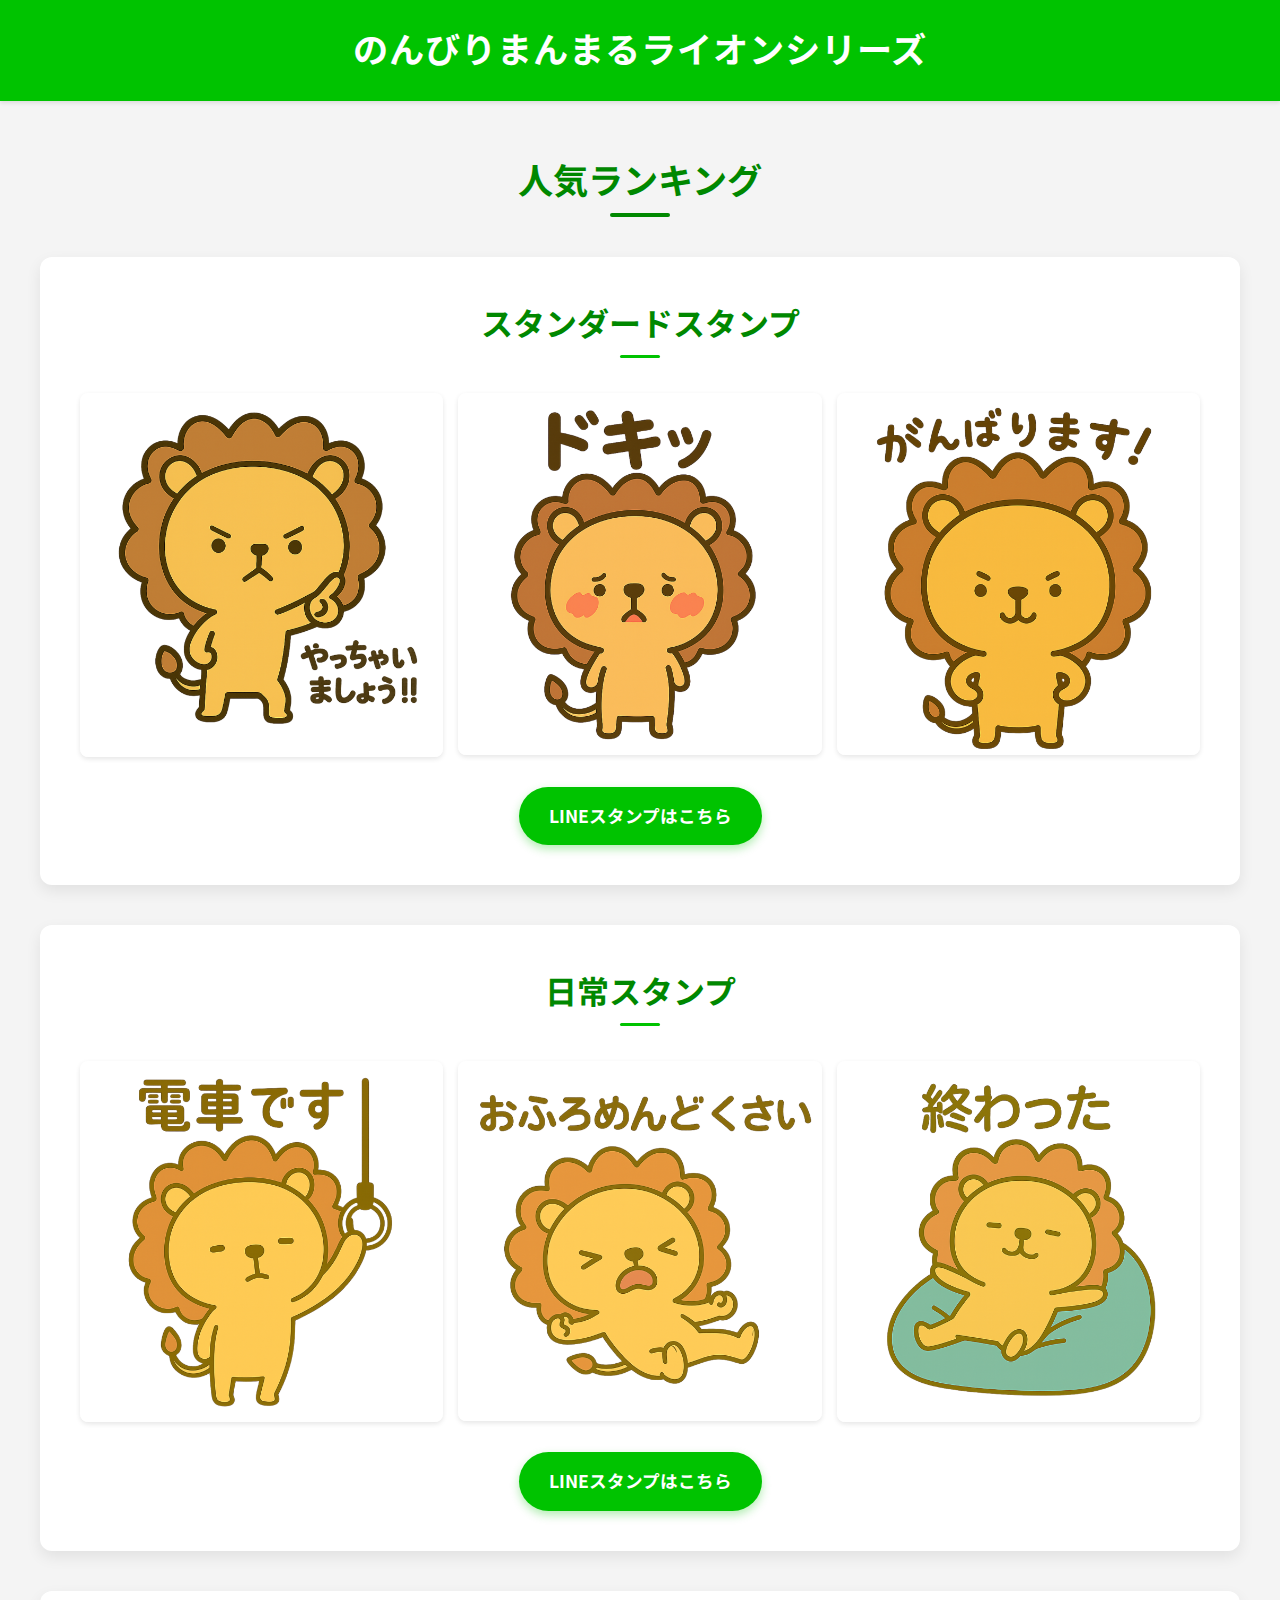
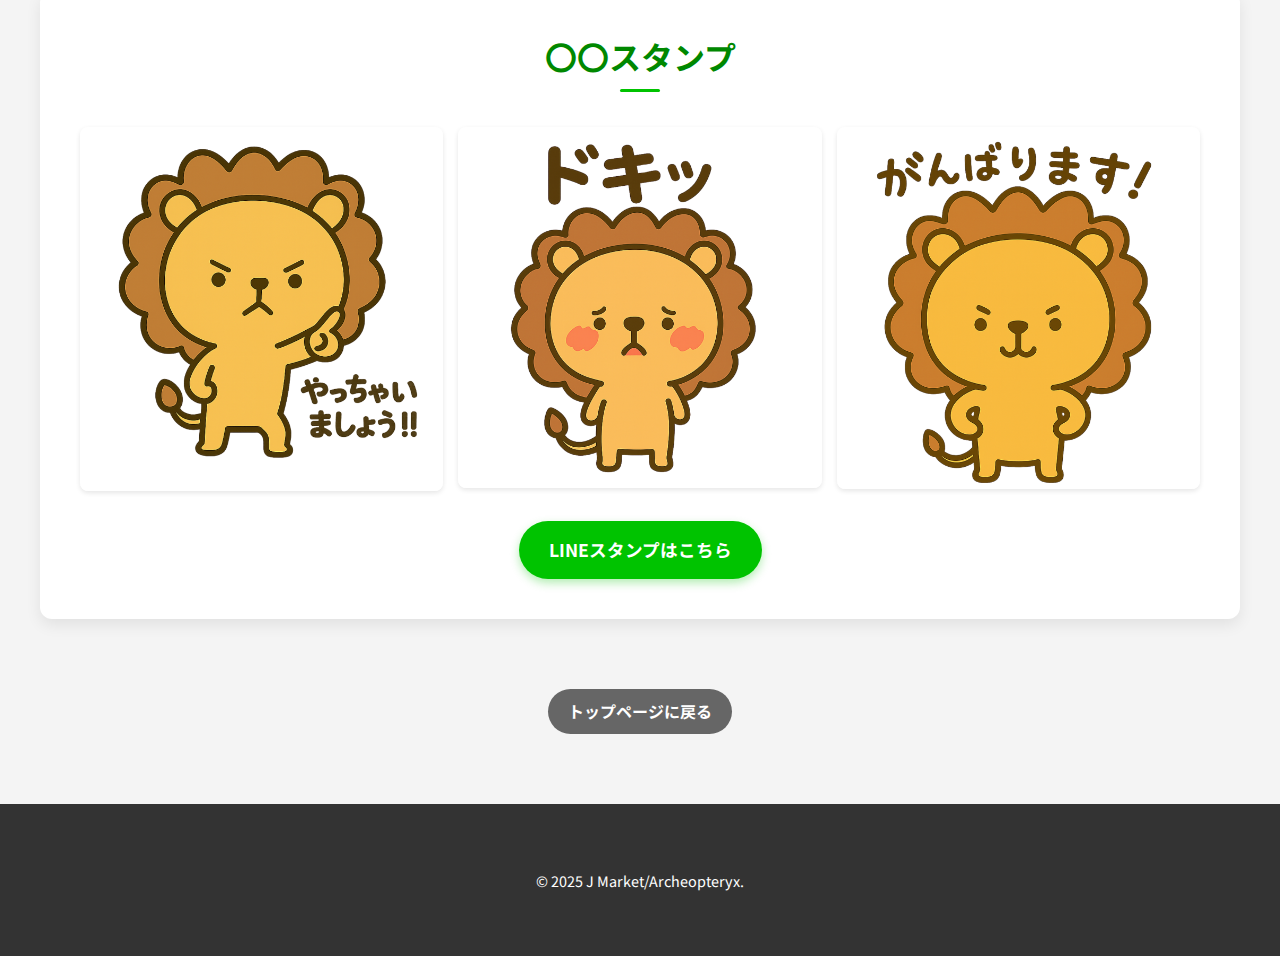
<file: Lion-stamps.html>
<!DOCTYPE html>
<html lang="ja">
<head>
    <meta charset="UTF-8">
    <meta name="viewport" content="width=device-width, initial-scale=1.0">
    <title>日常会話スタンプ - あなたのLINEスタンプコレクション</title>
    <!-- Google Fonts: 日本語表示に適したNoto Sans JPを読み込み -->
    <link href="https://fonts.googleapis.com/css2?family=Noto+Sans+JP:wght@400;700&display=swap" rel="stylesheet">
    <!-- 外部CSSファイルの読み込み -->
    <link rel="stylesheet" href="style.css">
</head>
<body>
    <header>
        <div class="container">
            <!-- PC・タブレット用タイトル -->
            <h1 class="title-large-screen">のんびりまんまるライオンシリーズ</h1>
            <!-- スマホ用タイトル -->
            <h1 class="title-small-screen">のんびりまんまる<br>ライオンシリーズ</h1>
        </div>
    </header>

    <main class="container">
        <section class="category-section">
            <h2 style="color: var(--dark-green);">人気ランキング</h2>
            <p class="category-description"></p>

            <!-- スタンダードスタンプ -->
            <div class="stamp-type-section">
                <h3>スタンダードスタンプ</h3>
                <div class="stamp-grid">
                    <!-- スタンプ画像例 (必要に応じて追加・変更してください) -->
                    <img src="img/Lion-standard-A.png" alt="スタンダードスタンプ A-1">
                    <img src="img/Lion-standard-B.png" alt="スタンダードスタンプ A-2">
                    <img src="img/Lion-standard-C.png" alt="スタンダードスタンプ A-3">
                </div>
                <!-- 購入ページへのボタン (LINEストアURLを置き換えてください) -->
                <a href="https://line.me/S/sticker/31007068" target="_blank" rel="noopener noreferrer" class="btn">LINEスタンプはこちら</a>
            </div>

            <!-- 日常スタンプ -->
            <div class="stamp-type-section">
                <h3>日常スタンプ</h3>
                <div class="stamp-grid">
                    <!-- スタンプ画像例 (必要に応じて追加・変更してください) -->
                    <img src="img/Lion-nichijou-A.png" alt="日常スタンプ A-1">
                    <img src="img/Lion-nichijou-B.png" alt="日常スタンプ A-2">
                    <img src="img/Lion-nichijou-C.png" alt="日常スタンプ A-3">
                </div>
                <!-- 購入ページへのボタン (LINEストアURLを置き換えてください) -->
                <a href="https://line.me/S/sticker/31012768" target="_blank" rel="noopener noreferrer" class="btn">LINEスタンプはこちら</a>
            </div>




            <!-- 〇〇スタンプA -->
            <div class="stamp-type-section">
                <h3>〇〇スタンプ</h3>
                <div class="stamp-grid">
                    <!-- スタンプ画像例 (必要に応じて追加・変更してください) -->
                    <img src="img/Lion-standard-A.png" alt="スタンダードスタンプ A-1">
                    <img src="img/Lion-standard-B.png" alt="スタンダードスタンプ A-2">
                    <img src="img/Lion-standard-C.png" alt="スタンダードスタンプ A-3">
                </div>
                <!-- 購入ページへのボタン (LINEストアURLを置き換えてください) -->
                <a href="https://line.me/S/sticker/31007068" target="_blank" rel="noopener noreferrer" class="btn">LINEスタンプはこちら</a>
            </div>

            

            <!-- 最初のページに戻るボタン -->
            <div class="text-center mt-10">
                <a href="index.html" class="back-btn">トップページに戻る</a>
            </div>
        </section>
    </main>

    <footer>
        <div class="container">
            <p>&copy; 2025 J Market/Archeopteryx.</p>
        </div>
    </footer>
</body>
</html>
</file>
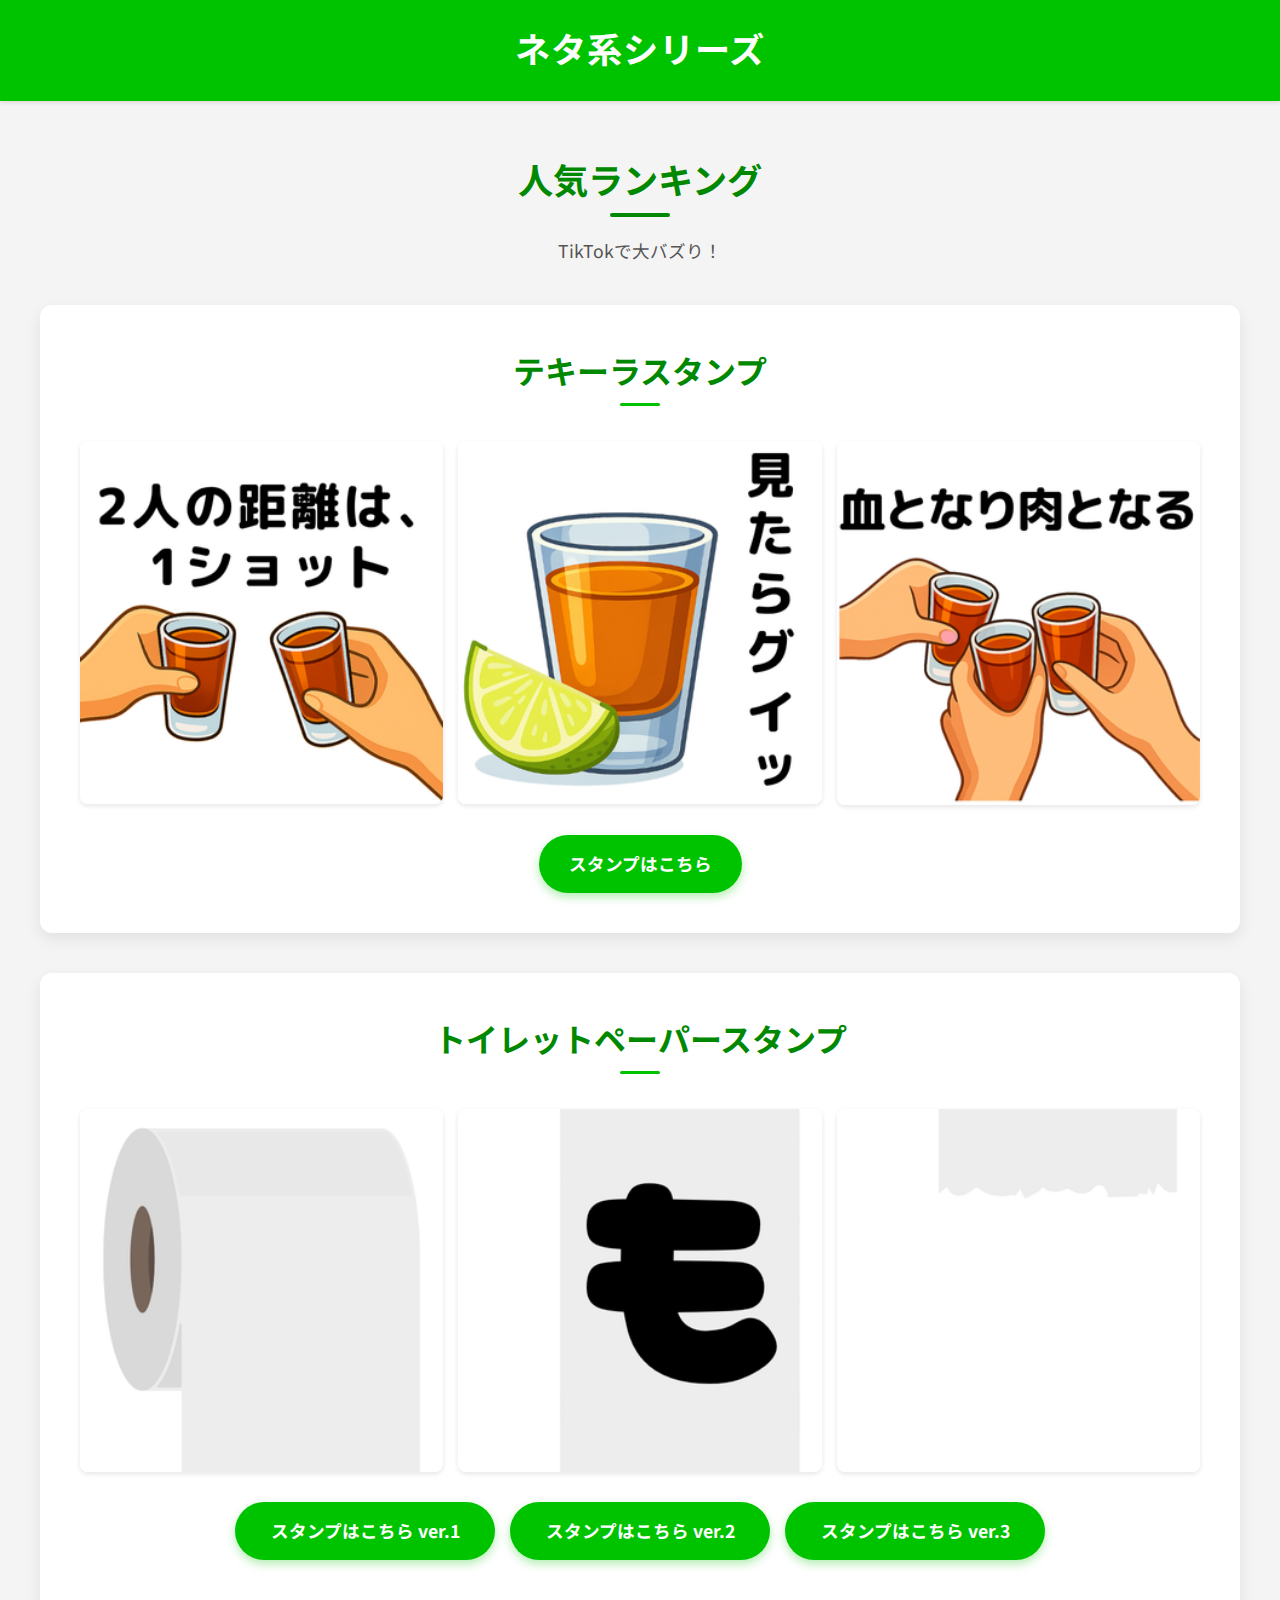
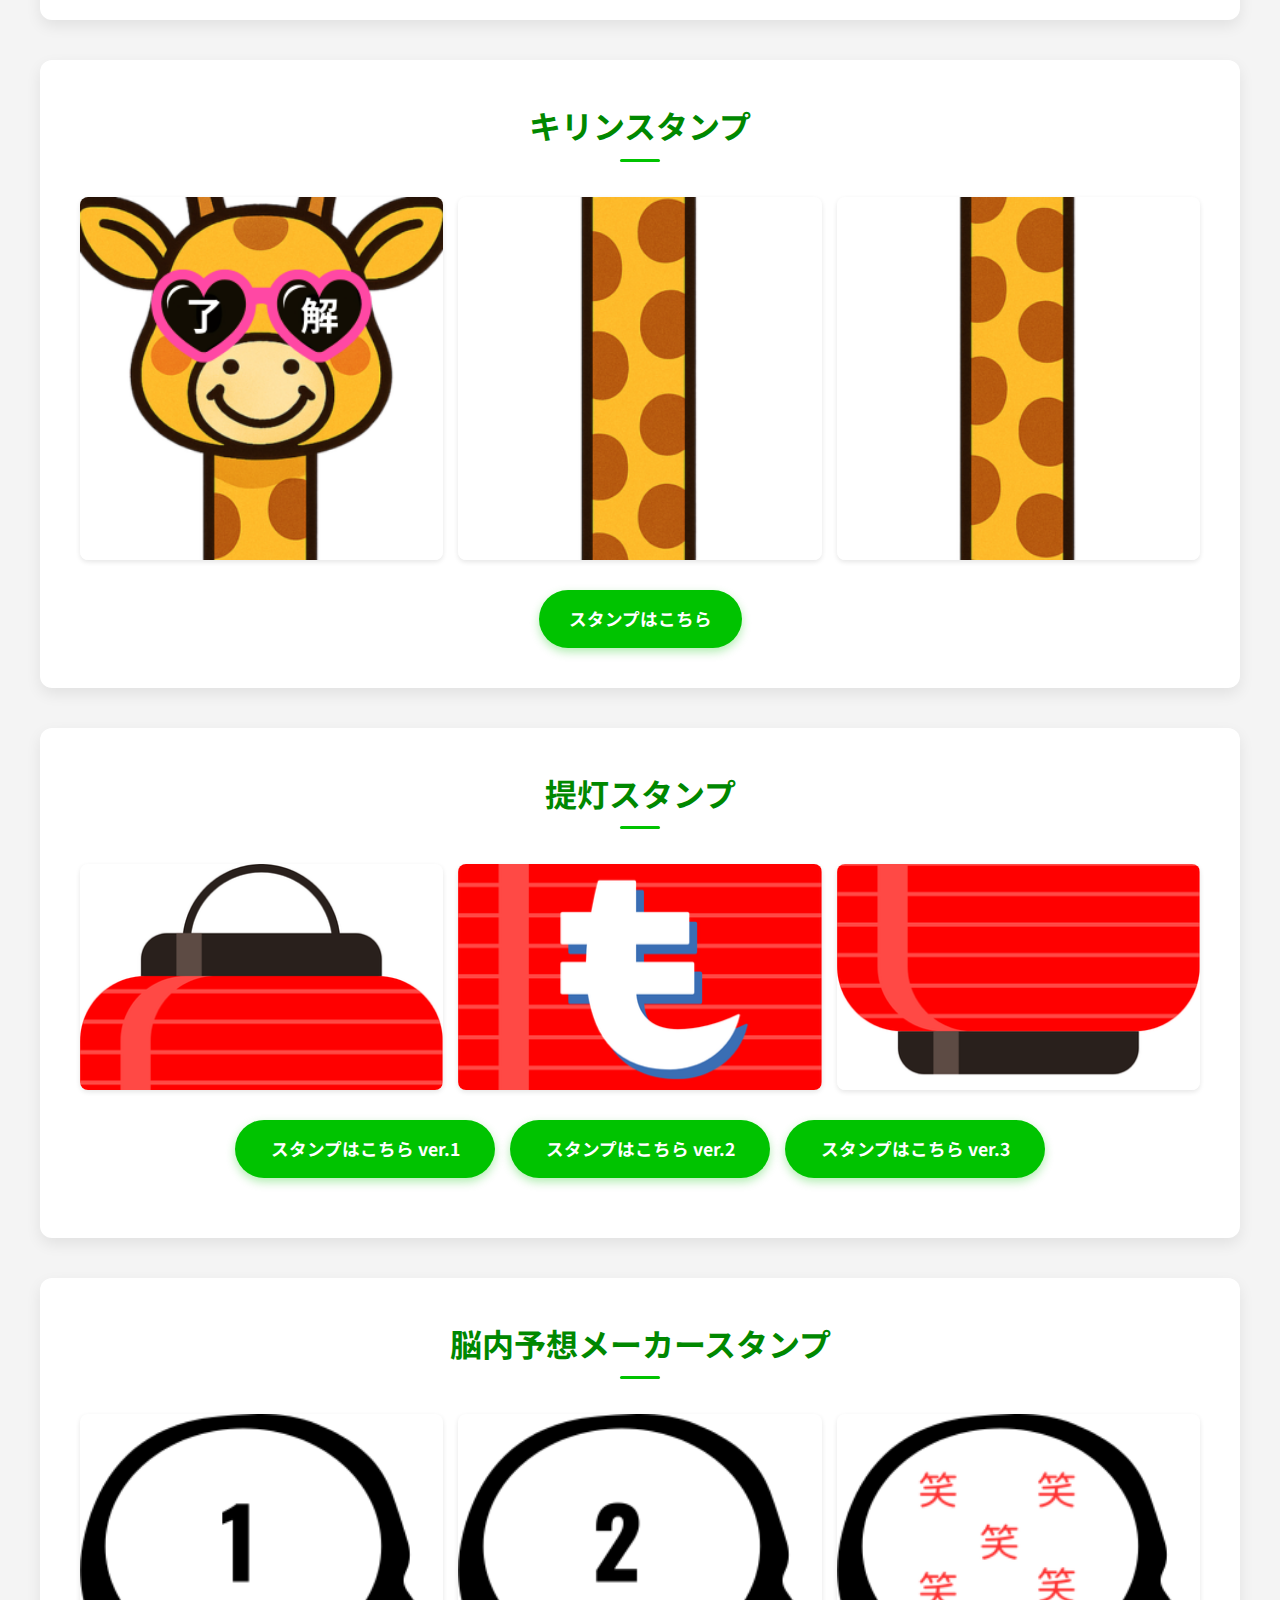
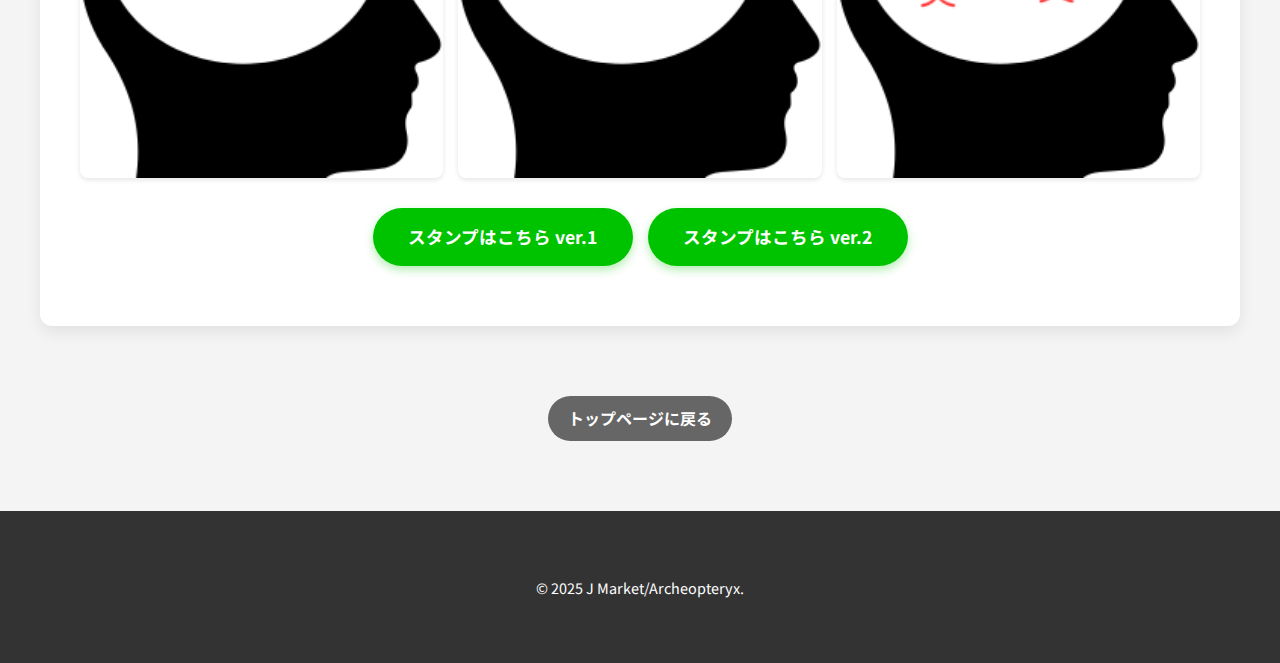
<file: neta-stamps.html>
<!DOCTYPE html>
<html lang="ja">

<head>
    <meta charset="UTF-8">
    <meta name="viewport" content="width=device-width, initial-scale=1.0">
    <title>ネタ系シリーズ</title>
    <!-- Google Fonts: 日本語表示に適したNoto Sans JPを読み込み -->
    <link href="https://fonts.googleapis.com/css2?family=Noto+Sans+JP:wght@400;700&display=swap" rel="stylesheet">
    <!-- 外部CSSファイルの読み込み -->
    <link rel="stylesheet" href="style.css">
</head>

<body>
    <header>
        <div class="container">
            <!-- PC・タブレット用タイトル -->
            <h1 class="title-large-screen">ネタ系シリーズ</h1>
            <!-- スマホ用タイトル -->
            <h1 class="title-small-screen">ネタ系シリーズ</h1>
        </div>
    </header>

    <main class="container">
        <section class="category-section">
            <h2 style="color: var(--dark-green);">人気ランキング</h2>
            <p class="category-description">TikTokで大バズり！</p>

            <!-- テキーラスタンプ -->
            <div class="stamp-type-section">
                <h3>テキーラスタンプ</h3>
                <div class="stamp-grid">
                    <!-- スタンプ画像例 (必要に応じて追加・変更してください) -->
                    <img src="img/tequila-A.png" alt="テキーラスタンプ A">
                    <img src="img/tequila-B.png" alt="テキーラスタンプ B">
                    <img src="img/tequila-C.png" alt="テキーラスタンプ C">
                </div>
                <!-- 購入ページへのボタン (LINEストアURLを置き換えてください) -->
                <a href="https://line.me/S/sticker/31012746" target="_blank" rel="noopener noreferrer"
                    class="btn">スタンプはこちら</a>
            </div>

            <!-- トイレットパーパースタンプ -->
            <div class="stamp-type-section">
                <h3>トイレットペーパースタンプ</h3>
                <div class="stamp-grid">
                    <!-- スタンプ画像例 (必要に応じて追加・変更してください) -->
                    <img src="img/toilet-A.png" alt="トイレットペーパースタンプ A">
                    <img src="img/toilet-B.png" alt="トイレットペーパースタンプ B">
                    <img src="img/toilet-C.png" alt="トイレットペーパースタンプ C">
                </div>
                <div class="sticker-buttons">
                    <!-- 購入ページへのボタン (LINEストアURLを置き換えてください) -->
                    <a href="https://line.me/S/sticker/30980385" target="_blank" rel="noopener noreferrer"
                        class="btn">スタンプはこちら ver.1</a>
                    <!-- 購入ページへのボタン (LINEストアURLを置き換えてください) -->
                    <a href="https://line.me/S/sticker/30980392" target="_blank" rel="noopener noreferrer"
                        class="btn">スタンプはこちら ver.2</a>
                    <!-- 購入ページへのボタン (LINEストアURLを置き換えてください) -->
                    <a href="https://line.me/S/sticker/31012718" target="_blank" rel="noopener noreferrer"
                        class="btn">スタンプはこちら ver.3</a>
                </div>
            </div>

            <!-- キリンスタンプ -->
            <div class="stamp-type-section">
                <h3>キリンスタンプ</h3>
                <div class="stamp-grid">
                    <!-- スタンプ画像例 (必要に応じて追加・変更してください) -->
                    <img src="img/kirin-A.png" alt="キリンスタンプ A">
                    <img src="img/kirin-B.png" alt="キリンスタンプ B">
                    <img src="img/kirin-C.png" alt="キリンスタンプ C">
                </div>
                <!-- 購入ページへのボタン (LINEストアURLを置き換えてください) -->
                <a href="https://line.me/S/sticker/30901150" target="_blank" rel="noopener noreferrer"
                    class="btn">スタンプはこちら</a>
            </div>

            <!-- 提灯スタンプ -->
            <div class="stamp-type-section">
                <h3>提灯スタンプ</h3>
                <div class="stamp-grid">
                    <!-- スタンプ画像例 (必要に応じて追加・変更してください) -->
                    <img src="img/chochin-A.png" alt="提灯スタンプ A">
                    <img src="img/chochin-B.png" alt="提灯スタンプ B">
                    <img src="img/chochin-C.png" alt="提灯スタンプ C">
                </div>
                <div class="sticker-buttons">
                    <!-- 購入ページへのボタン (LINEストアURLを置き換えてください) -->
                    <a href="https://line.me/S/sticker/31057146" target="_blank" rel="noopener noreferrer"
                        class="btn">スタンプはこちら ver.1</a>
                    <!-- 購入ページへのボタン (LINEストアURLを置き換えてください) -->
                    <a href="https://line.me/S/sticker/31057134" target="_blank" rel="noopener noreferrer"
                        class="btn">スタンプはこちら ver.2</a>
                    <!-- 購入ページへのボタン (LINEストアURLを置き換えてください) -->
                    <a href="https://line.me/S/sticker/31057132" target="_blank" rel="noopener noreferrer"
                        class="btn">スタンプはこちら ver.3</a>
                </div>
            </div>

            <!-- 脳内予想メーカースタンプ -->
            <div class="stamp-type-section">
                <h3>脳内予想メーカースタンプ</h3>
                <div class="stamp-grid">
                    <!-- スタンプ画像例 (必要に応じて追加・変更してください) -->
                    <img src="img/yosou-A.png" alt="脳内予想メーカースタンプ A">
                    <img src="img/yosou-B.png" alt="脳内予想メーカースタンプ B">
                    <img src="img/yosou-C.png" alt="脳内予想メーカースタンプ C">
                </div>
                <div class="sticker-buttons">
                    <!-- 購入ページへのボタン (LINEストアURLを置き換えてください) -->
                    <a href="https://line.me/S/sticker/31078468" target="_blank" rel="noopener noreferrer"
                        class="btn">スタンプはこちら ver.1</a>
                    <!-- 購入ページへのボタン (LINEストアURLを置き換えてください) -->
                    <a href="https://line.me/S/sticker/31078473" target="_blank" rel="noopener noreferrer"
                        class="btn">スタンプはこちら ver.2</a>
                </div>
            </div>



            <!-- 最初のページに戻るボタン -->
            <div class="text-center mt-10">
                <a href="index.html" class="back-btn">トップページに戻る</a>
            </div>
        </section>
    </main>

    <footer>
        <div class="container">
            <p>&copy; 2025 J Market/Archeopteryx.</p>
        </div>
    </footer>
</body>

</html>
</file>
<file: style.css>
/* 全体設定 */
:root {
    --line-green: #00C300; /* LINEのテーマカラー（緑） */
    --light-green: #E6FFE6; /* 薄い緑 */
    --dark-green: #008800; /* 濃い緑 */
    --text-color: #333;
    --white: #fff;
    --gray: #f4f4f4;
    --border-color: #ddd;
}

body {
    font-family: 'Noto Sans JP', sans-serif;
    margin: 0;
    padding: 0;
    line-height: 1.6;
    color: var(--text-color);
    background-color: var(--gray); /* 全体の背景色 */
}

.container {
    max-width: 1200px;
    margin: 0 auto;
    padding: 20px;
}

/* ヘッダー */
header {
    background-color: var(--line-green);
    color: var(--white);
    text-align: center;
    padding: 0px 0px; /* ここは既に0pxです */
    box-shadow: 0 2px 4px rgba(0, 0, 0, 0.1);
}

header h1 {
    margin-top: 0;
    font-size: 2.2em; /* 変更: 2.8em から 2.2em へ */
    font-weight: 700;
    letter-spacing: 1px;
    margin-bottom: 5px; /* 変更: タイトル下の余白を減らしました */
}

header p {
    font-size: 1em; /* 変更: 1.2em から 1em へ */
    max-width: 800px;
    margin: 5px auto 0; /* 変更: 上の余白を減らしました */
    opacity: 0.9;
}

/* 画面サイズに応じたH1の表示/非表示設定 */
.title-large-screen {
    display: block; /* デフォルトで表示 (PC・タブレット用) */
}

.title-small-screen {
    display: none; /* デフォルトで非表示 (スマホ用) */
}


/* カテゴリセクション */
.category-section {
    padding: 0px 0;
    text-align: center;
}

.category-section h2 {
    font-size: 2.2em;
    color: var(--line-green);
    margin-bottom: 10px;
    position: relative;
    display: inline-block;
}

/* 見出しの下線（スタイリッシュな表現） */
.category-section h2::after {
    content: '';
    position: absolute;
    left: 50%;
    bottom: -10px;
    transform: translateX(-50%);
    width: 60px;
    height: 4px;
    background-color: var(--dark-green);
    border-radius: 2px;
}

.category-description {
    font-size: 1.1em;
    color: #555;
    margin-top: 20px;
    margin-bottom: 40px;
}

.categories {
    display: grid;
    grid-template-columns: repeat(auto-fit, minmax(280px, 1fr)); /* レスポンシブ対応 */
    gap: 30px;
    margin-top: 40px;
}

.category-card {
    background-color: var(--white);
    border-radius: 12px;
    box-shadow: 0 6px 15px rgba(0, 0, 0, 0.08);
    padding: 30px;
    text-align: center;
    transition: transform 0.3s ease, box-shadow 0.3s ease;
    border: 1px solid var(--border-color);
    display: flex; /* flexboxで中身を制御 */
    flex-direction: column; /* 縦並び */
    justify-content: space-between; /* 上下均等配置 */
    min-height: 420px; /* カードの最小高さを揃える */
}

.category-card:hover {
    transform: translateY(-8px);
    box-shadow: 0 10px 25px rgba(0, 0, 0, 0.12);
}

.category-card h3 {
    font-size: 1.6em;
    color: var(--dark-green);
    margin-top: 0;
    margin-bottom: 15px;
}

.category-card img {
    max-width: 100%;
    height: auto;
    border-radius: 8px;
    margin-bottom: 20px;
    box-shadow: 0 2px 8px rgba(0, 0, 0, 0.08);
}

.category-card p {
    font-size: 1em;
    color: #666;
    margin-bottom: 25px;
    flex-grow: 1; /* 高さが変わってもボタンが下揃えになるように */
}

/* ボタン */
.btn {
    display: inline-block;
    background-color: var(--line-green);
    color: var(--white);
    padding: 15px 30px;
    border-radius: 50px; /* 角丸を大きくしてスタイリッシュに */
    text-decoration: none;
    font-size: 1.1em;
    font-weight: 700;
    transition: background-color 0.3s ease, transform 0.2s ease;
    box-shadow: 0 4px 10px rgba(0, 195, 0, 0.3); /* 緑系の影 */
    margin-top: auto; /* カードの下部に配置 */
}

.btn:hover {
    background-color: var(--dark-green);
    transform: translateY(-2px);
    box-shadow: 0 6px 12px rgba(0, 136, 0, 0.4);
}

/* フッター */
footer {
    background-color: #333;
    color: var(--white);
    text-align: center;
    padding: 30px 20px;
    margin-top: 50px;
    font-size: 0.9em;
}

/* daily-stamps.html 用の追加スタイル */
.stamp-grid {
    display: grid;
    grid-template-columns: repeat(auto-fit, minmax(100px, 1fr)); /* スマホ対応で調整 */
    gap: 15px;
    margin-top: 20px;
    margin-bottom: 30px;
}
.stamp-grid img {
    width: 100%;
    height: auto;
    border-radius: 8px;
    box-shadow: 0 2px 5px rgba(0, 0, 0, 0.1);
}

.stamp-type-section {
    background-color: var(--white);
    border-radius: 12px;
    box-shadow: 0 6px 15px rgba(0, 0, 0, 0.08);
    padding: 40px;
    margin-bottom: 40px;
    text-align: center;
}

.stamp-type-section h3 {
    font-size: 2em;
    color: var(--dark-green);
    margin-top: 0;
    margin-bottom: 25px;
    position: relative;
    display: inline-block;
}

.stamp-type-section h3::after {
    content: '';
    position: absolute;
    left: 50%;
    bottom: -10px;
    transform: translateX(-50%);
    width: 40px;
    height: 3px;
    background-color: var(--line-green);
    border-radius: 1.5px;
}

.back-btn {
    display: inline-block;
    background-color: #666;
    color: var(--white);
    padding: 10px 20px;
    border-radius: 50px;
    text-decoration: none;
    font-size: 1em;
    font-weight: 700;
    transition: background-color 0.3s ease;
    margin-top: 30px;
}
.back-btn:hover {
    background-color: #444;
}


/* レスポンシブデザイン */
@media (max-width: 768px) {
    /* PC・タブレット用タイトルを非表示 */
    .title-large-screen {
        display: none;
    }
    /* スマホ用タイトルを表示 */
    .title-small-screen {
        display: block;
    }

    header h1 {
        font-size: 1.8em; /* 変更: 2.2em から 1.8em へ（スマホ用タイトルにも適用） */
    }

    header p {
        font-size: 0.9em; /* 変更: 1em から 0.9em へ */
        margin: 3px auto 0; /* 変更: 上の余白をさらに減らしました */
    }

    .category-section h2 {
        font-size: 1.8em;
    }

    .categories {
        grid-template-columns: 1fr; /* スマホでは1列表示 */
    }

    .category-card {
        min-height: auto; /* スマホでは高さを自動調整 */
    }

    /* daily-stamps.html 用のスマホ向け調整 */
    .stamp-type-section {
        padding: 25px;
    }
    .stamp-type-section h3 {
        font-size: 1.6em;
    }
    .stamp-grid {
        grid-template-columns: repeat(auto-fit, minmax(80px, 1fr));
        gap: 10px;
    }
}

/* 新しいスタイル */
.sticker-buttons {
    display: flex; /* Flexboxコンテナにする */
    flex-wrap: wrap; /* ボタンが収まらない場合は次の行に折り返す */
    justify-content: center; /* ボタンを中央に配置 */
    gap: 15px; /* ボタン間の間隔を設定 */
    margin-top: 30px; /* 必要に応じて上部の余白を調整 */
    margin-bottom: 20px; /* 必要に応じて下部の余白を調整 */
}

.sticker-buttons .btn {
    flex-shrink: 0; /* ボタンが縮まないようにする */
    min-width: 200px; /* ボタンの最小幅を設定して、小さくなりすぎないようにする */
    max-width: 100%; /* 親要素を超えないようにする */
}

/* スマホ向け調整 (既存のメディアクエリに追加または新しいブロックとして) */
@media (max-width: 768px) {
    .sticker-buttons {
        flex-direction: column; /* 縦に並べる */
        align-items: center; /* 中央揃えにする */
        gap: 10px; /* スマホでのボタン間の間隔を調整 */
    }

    .sticker-buttons .btn {
        width: 90%; /* スマホでは幅を広げてタップしやすくする */
        max-width: 300px; /* 最大幅を設定して、大きくなりすぎないようにする */
        padding: 12px 20px; /* スマホでのパディングを調整 */
        font-size: 1em; /* スマホでのフォントサイズを調整 */
    }
}
</file>
